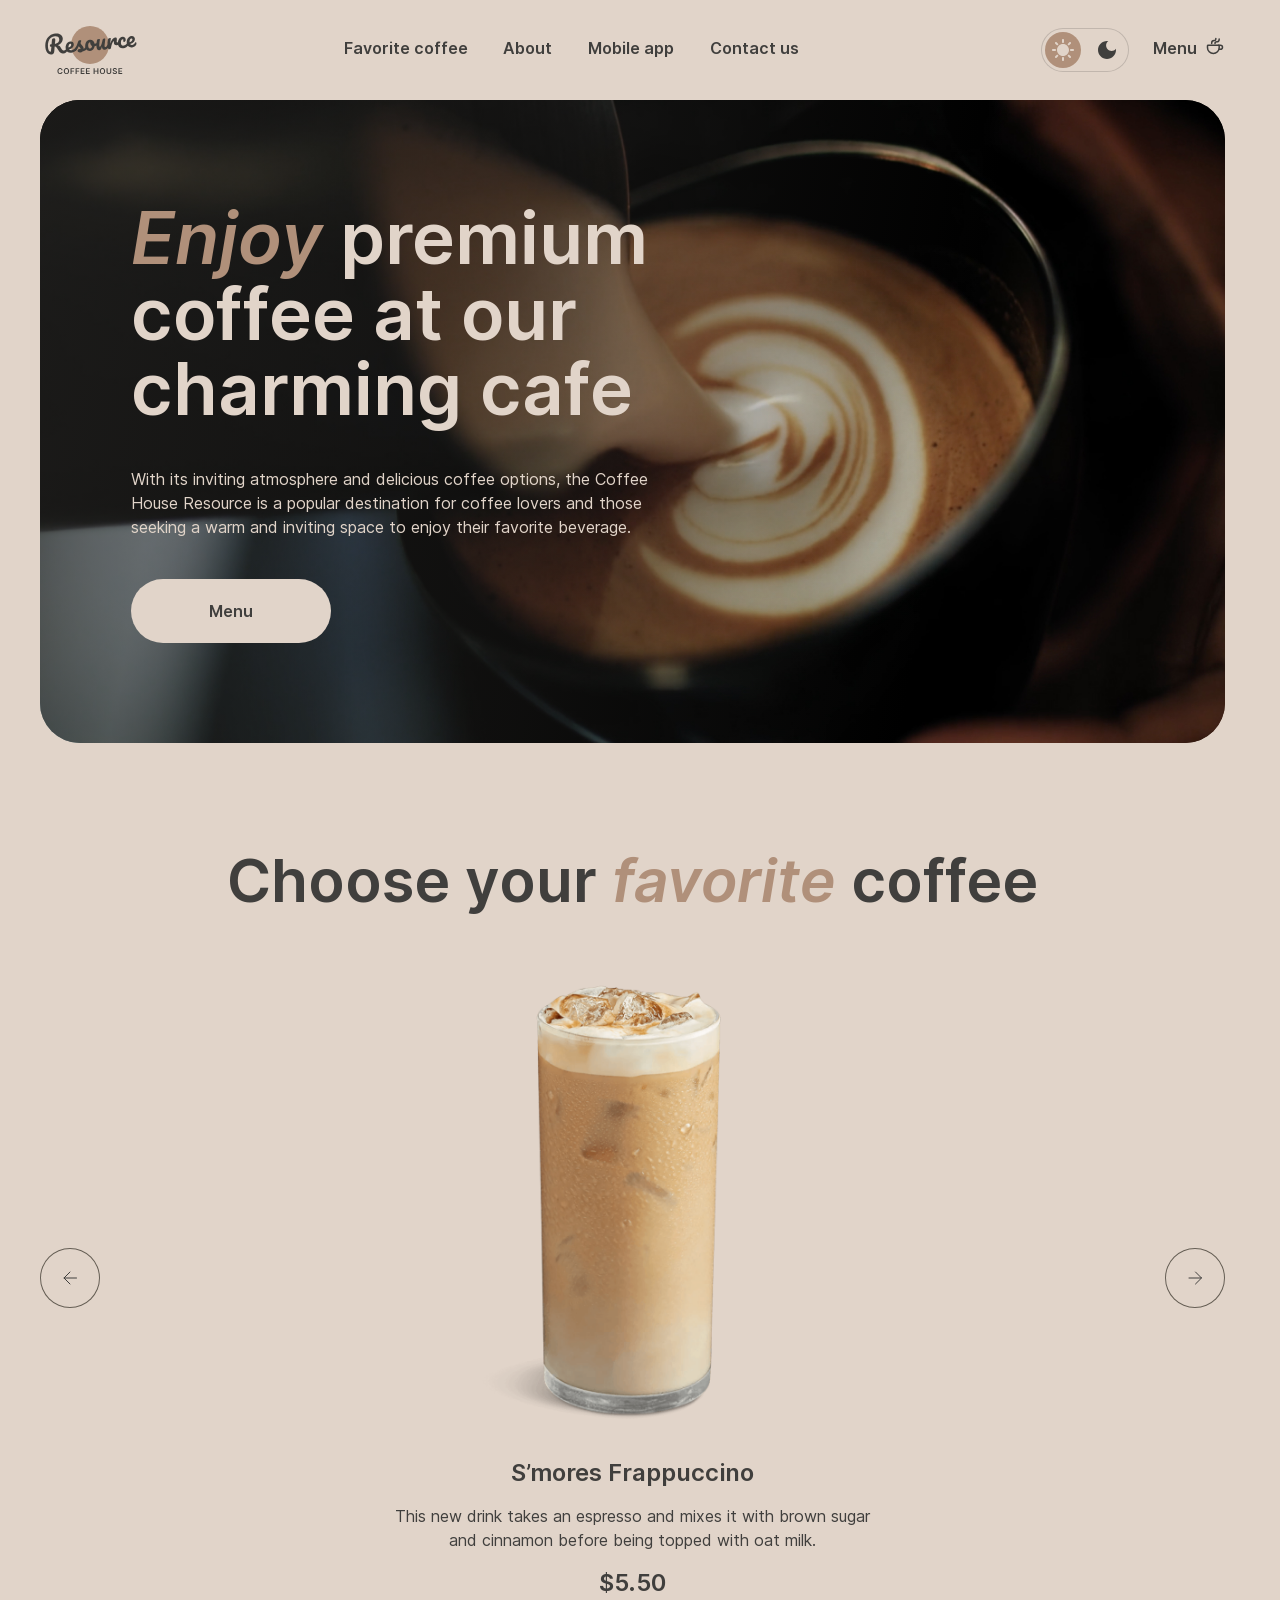
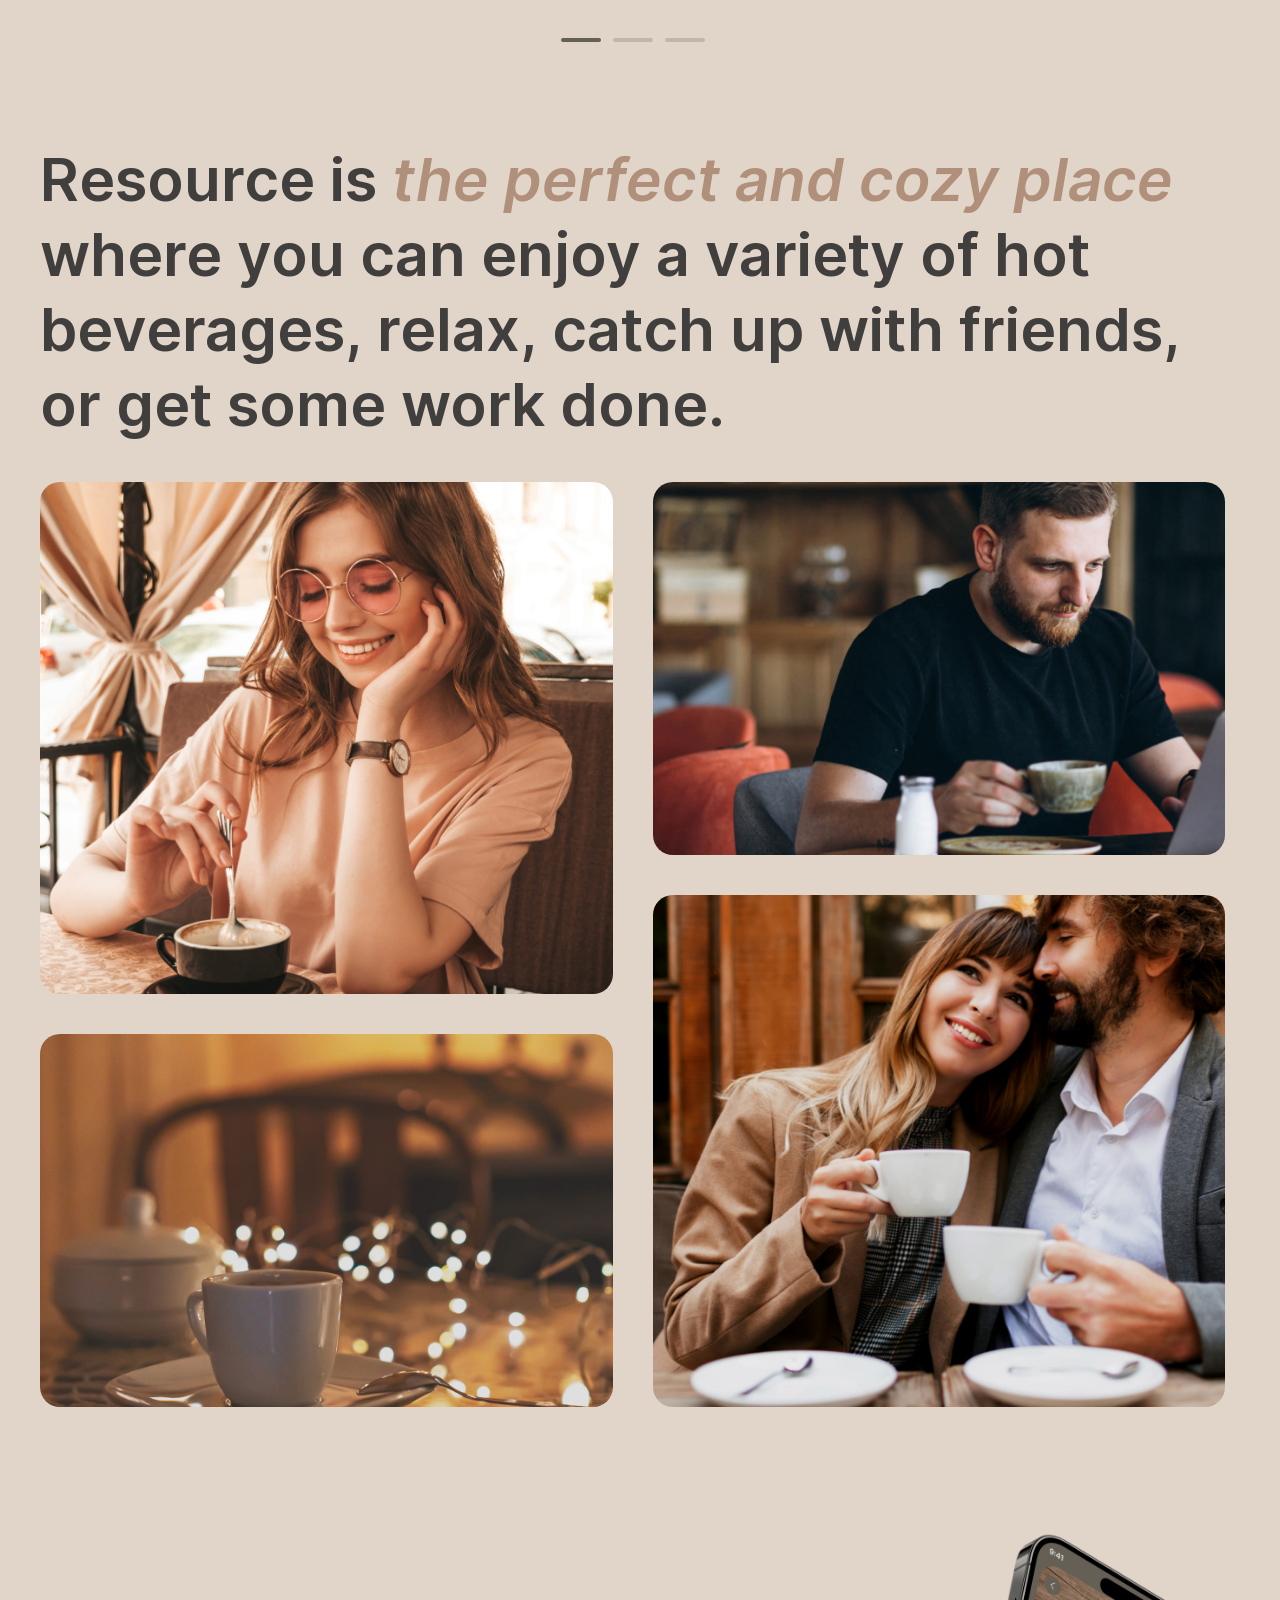
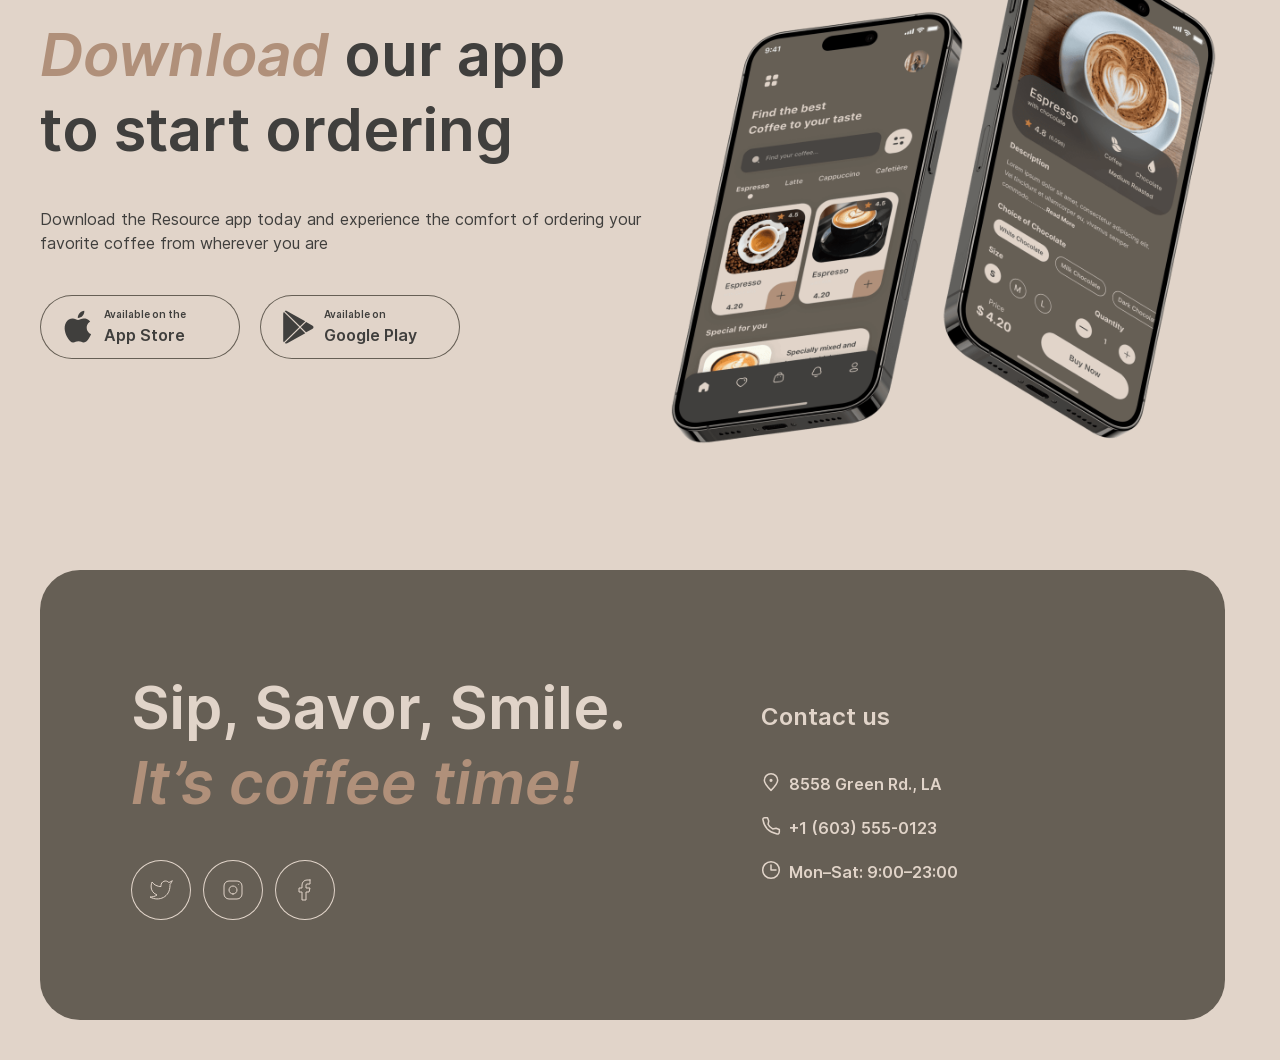
<file: index.html>
<!DOCTYPE html>
<html lang="en">

<head>
  <meta charset="UTF-8">
  <meta name="viewport" content="width=device-width, initial-scale=1.0">
  <title>Coffee House</title>
  <link rel="icon" type="image/svg+xml" href="favicon.svg">
  <link rel="preload" href="assets/fonts/Inter-Regular.woff2" as="font" type="font/woff2" crossorigin>
  <link rel="preload" href="assets/fonts/Inter-SemiBold.woff2" as="font" type="font/woff2" crossorigin>
  <link rel="stylesheet" href="css/main.css">
  <script>
    (function () {
      const saved = localStorage.getItem('theme');
      const systemDark = window.matchMedia && window.matchMedia('(prefers-color-scheme: dark)').matches;
      const theme = saved === 'dark' || saved === 'light'
        ? saved
        : (systemDark ? 'dark' : 'light');
      document.documentElement.dataset.theme = theme;
    })();
  </script>
</head>

<body>
  <div class="page">

    <header class="header">
      <div class="container header__inner">
        <a class="logo header__logo" href="index.html" aria-label="Resource Coffee House — home page">
          <img class="logo__image logo__image--light" src="assets/images/logo.svg" alt="" width="100" height="60">
          <img class="logo__image logo__image--dark" src="assets/images/logo-dark.svg" alt="" width="100" height="60">
        </a>

        <nav class="header__nav" id="site-nav" data-nav>
          <ul class="header__list">
            <li class="header__item">
              <a class="header__link" href="#favorite-coffee">Favorite coffee</a>
            </li>
            <li class="header__item">
              <a class="header__link" href="#about">About</a>
            </li>
            <li class="header__item">
              <a class="header__link" href="#mobile-app">Mobile app</a>
            </li>
            <li class="header__item">
              <a class="header__link" href="#contacts">Contact us</a>
            </li>
            <li class="header__item header__item--tablet-only">
              <a class="header__link" href="catalog.html">Menu
                <span class="icon icon--coffeecup2" aria-hidden="true"></span></a>
            </li>
          </ul>
        </nav>

        <div class="header__controls">

          <button type="button" class="theme-switch" aria-label="Switch theme" data-theme-button>
            <span class="theme-switch__icon theme-switch__icon--light">
              <span class="icon icon--sun" aria-hidden="true"></span>
            </span>
            <span class="theme-switch__icon theme-switch__icon--dark">
              <span class="icon icon--moon" aria-hidden="true"></span>
            </span>
          </button>

          <a class="header__menu-link" href="catalog.html">
            Menu
            <span class="icon icon--coffeecup" aria-hidden="true"></span>
          </a>

          <button type="button" class="burger" data-burger aria-expanded="false" aria-controls="site-nav"
            aria-label="Open menu">
            <span class="burger__line burger__line--top" aria-hidden="true"></span>
            <span class="burger__line burger__line--bottom" aria-hidden="true"></span>
          </button>
        </div>
      </div>
    </header>

    <main class="page__main">
      <section class="hero" aria-labelledby="hero-title">
        <div class="container">
          <div class="hero__banner">
            <video class="hero__video" src="assets/videos/hero.mp4" autoplay muted loop playsinline aria-hidden="true"
              tabindex="-1" poster="assets/images/hero.jpg"></video>
            <div class="hero__overlay" aria-hidden="true"></div>
            <div class="hero__content">
              <h1 id="hero-title" class="title title--hero">
                <em class="title__accent">Enjoy</em> premium coffee at our charming cafe
              </h1>
              <p>
                With its inviting atmosphere and delicious coffee options, the Coffee House Resource is a popular
                destination for coffee lovers and those seeking a warm and inviting space to enjoy their favorite
                beverage.
              </p>
              <a class="button" href="catalog.html">
                Menu
                <span class="icon icon--coffeecup" aria-hidden="true"></span>
              </a>
            </div>
          </div>
        </div>
      </section>

      <section class="favorite" id="favorite-coffee" aria-labelledby="favorite-title">
        <div class="container favorite__container">
          <h2 id="favorite-title" class="title title--center">
            Choose your <em class="title__accent">favorite</em> coffee
          </h2>

          <div class="slider" data-slider>
            <button type="button" class="round-button slider__arrow slider__arrow--prev" aria-label="Previous slide"
              data-slider-prev>
              <span class="icon icon--arrowleft" aria-hidden="true"></span>
            </button>

            <div class="slider__viewport" data-slider-viewport>
              <ul class="slider__track" data-slider-track>
                <li class="slider__slide">
                  <article class="slide">
                    <img class="slide__image" src="assets/images/slider-1.png" alt="S’mores Frappuccino" width="480"
                      height="480">
                    <div class="slide__body">
                      <h3 class="slide__title">S’mores Frappuccino</h3>
                      <p class="slide__description">
                        This new drink takes an espresso and mixes it with brown sugar and cinnamon before being
                        topped with oat milk.
                      </p>
                      <span class="slide__price">$5.50</span>
                    </div>
                  </article>
                </li>
                <li class="slider__slide">
                  <article class="slide">
                    <img class="slide__image" src="assets/images/slider-2.png" alt="Caramel Macchiato" width="480"
                      height="480">
                    <div class="slide__body">
                      <h3 class="slide__title">Caramel Macchiato</h3>
                      <p class="slide__description">
                        Fragrant and unique classic espresso with rich caramel-peanut syrup, with cream under
                        whipped thick foam.
                      </p>
                      <span class="slide__price">$5.00</span>
                    </div>
                  </article>
                </li>
                <li class="slider__slide">
                  <article class="slide">
                    <img class="slide__image" src="assets/images/slider-3.png" alt="Ice coffee" width="480"
                      height="480">
                    <div class="slide__body">
                      <h3 class="slide__title">Ice coffee</h3>
                      <p class="slide__description">
                        A popular summer drink that tones and invigorates. Prepared from coffee, milk and ice.
                      </p>
                      <span class="slide__price">$4.50</span>
                    </div>
                  </article>
                </li>
              </ul>
            </div>

            <button type="button" class="round-button slider__arrow slider__arrow--next" aria-label="Next slide"
              data-slider-next>
              <span class="icon icon--arrowright" aria-hidden="true"></span>
            </button>

            <div class="slider__dots" role="group" aria-label="Slides">
              <button type="button" class="slider__dot slider__dot--active" aria-label="Slide 1" aria-current="true"
                data-slider-dot></button>
              <button type="button" class="slider__dot" aria-label="Slide 2" data-slider-dot></button>
              <button type="button" class="slider__dot" aria-label="Slide 3" data-slider-dot></button>
            </div>
          </div>
        </div>
      </section>

      <section class="about" id="about" aria-labelledby="about-title">
        <div class="container about__container">
          <h2 id="about-title" class="title">
            Resource is <em class="title__accent">the perfect and cozy place</em> where you can enjoy a variety of
            hot beverages, relax, catch up with friends, or get some work done.
          </h2>

          <div class="about__gallery">
            <div class="about__column">
              <figure class="about__figure about__figure--tall">
                <img class="about__image" src="assets/images/about/about-1.jpg" alt="Guest at Resource Coffee House">
              </figure>
              <figure class="about__figure about__figure--short">
                <img class="about__image" src="assets/images/about/about-2.jpg" alt="Coffee on the bar">
              </figure>
            </div>
            <div class="about__column">
              <figure class="about__figure about__figure--short">
                <img class="about__image" src="assets/images/about/about-3.jpg" alt="Barista at work">
              </figure>
              <figure class="about__figure about__figure--tall">
                <img class="about__image" src="assets/images/about/about-4.jpg" alt="Interior of the cafe">
              </figure>
            </div>
          </div>
        </div>
      </section>

      <section class="app" id="mobile-app" aria-labelledby="app-title">
        <div class="container app__inner">
          <div class="app__content">
            <h2 id="app-title" class="title">
              <em class="title__accent">Download</em> our app<br>to start ordering
            </h2>
            <p>
              Download the Resource app today and experience the comfort of ordering your favorite coffee from
              wherever you are
            </p>
            <div class="app__stores">
              <a class="store-button" href="https://apps.apple.com/" target="_blank" rel="noopener noreferrer">
                <span class="icon icon--apple" aria-hidden="true"></span>
                <span class="store-button__text">
                  <span class="store-button__hint">Available on the</span>
                  <span class="store-button__name">App Store</span>
                </span>
              </a>
              <a class="store-button" href="https://play.google.com/" target="_blank" rel="noopener noreferrer">
                <span class="icon icon--google-play" aria-hidden="true"></span>
                <span class="store-button__text">
                  <span class="store-button__hint">Available on</span>
                  <span class="store-button__name">Google Play</span>
                </span>
              </a>
            </div>
          </div>
          <img class="app__image" src="assets/images/mobile-screens.png" alt="Resource app screens">
        </div>
      </section>
    </main>

    <footer class="footer" id="contacts">
      <div class="container">
        <div class="footer__panel">
          <div class="footer__column">
            <h2 class="title title--light">
              Sip, Savor, Smile.<br><em class="title__accent">It’s coffee time!</em>
            </h2>
            <div class="socials">
              <a class="socials__link" href="https://x.com/" aria-label="Twitter" target="_blank"
                rel="noopener noreferrer">
                <span class="icon icon--twitter" aria-hidden="true"></span>
              </a>
              <a class="socials__link" href="https://www.instagram.com/" aria-label="Instagram" target="_blank"
                rel="noopener noreferrer">
                <span class="icon icon--instagram" aria-hidden="true"></span>
              </a>
              <a class="socials__link" href="https://www.facebook.com/" aria-label="Facebook" target="_blank"
                rel="noopener noreferrer">
                <span class="icon icon--facebook" aria-hidden="true"></span>
              </a>
            </div>
          </div>

          <div class="footer__column">
            <h2 class="footer__subtitle">Contact us</h2>
            <address class="footer__list">
              <a class="footer__link" href="https://maps.google.com/?q=8558+Green+Rd.,+LA" target="_blank"
                rel="noopener noreferrer">
                <span class="icon icon--pinalt" aria-hidden="true"></span>8558 Green Rd., LA
              </a>
              <a class="footer__link" href="tel:+16035550123">
                <span class="icon icon--phone" aria-hidden="true"></span>+1 (603) 555-0123
              </a>
              <p class="footer__item">
                <span class="icon icon--clock" aria-hidden="true"></span>Mon–Sat: 9:00–23:00
              </p>
            </address>
          </div>
        </div>
      </div>
    </footer>
  </div>

  <script type="module" src="js/main.js"></script>
</body>

</html>
</file>
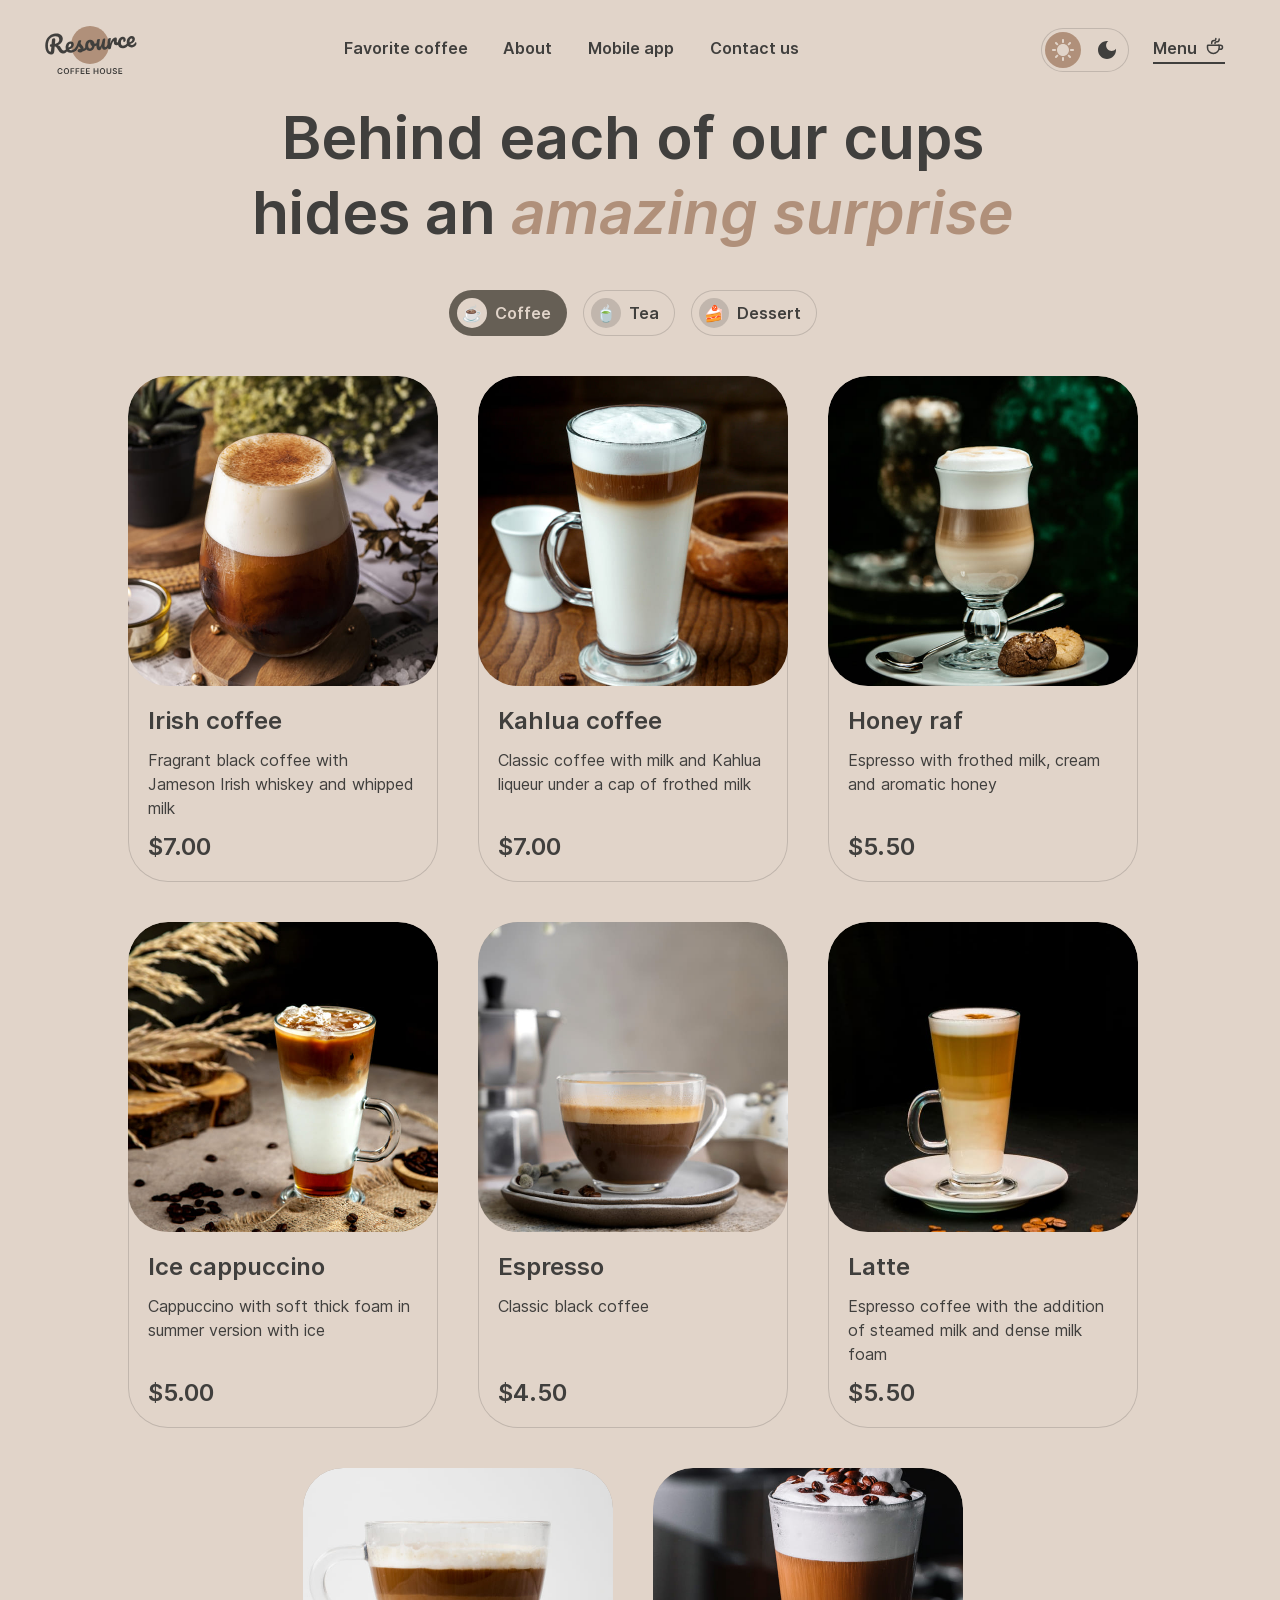
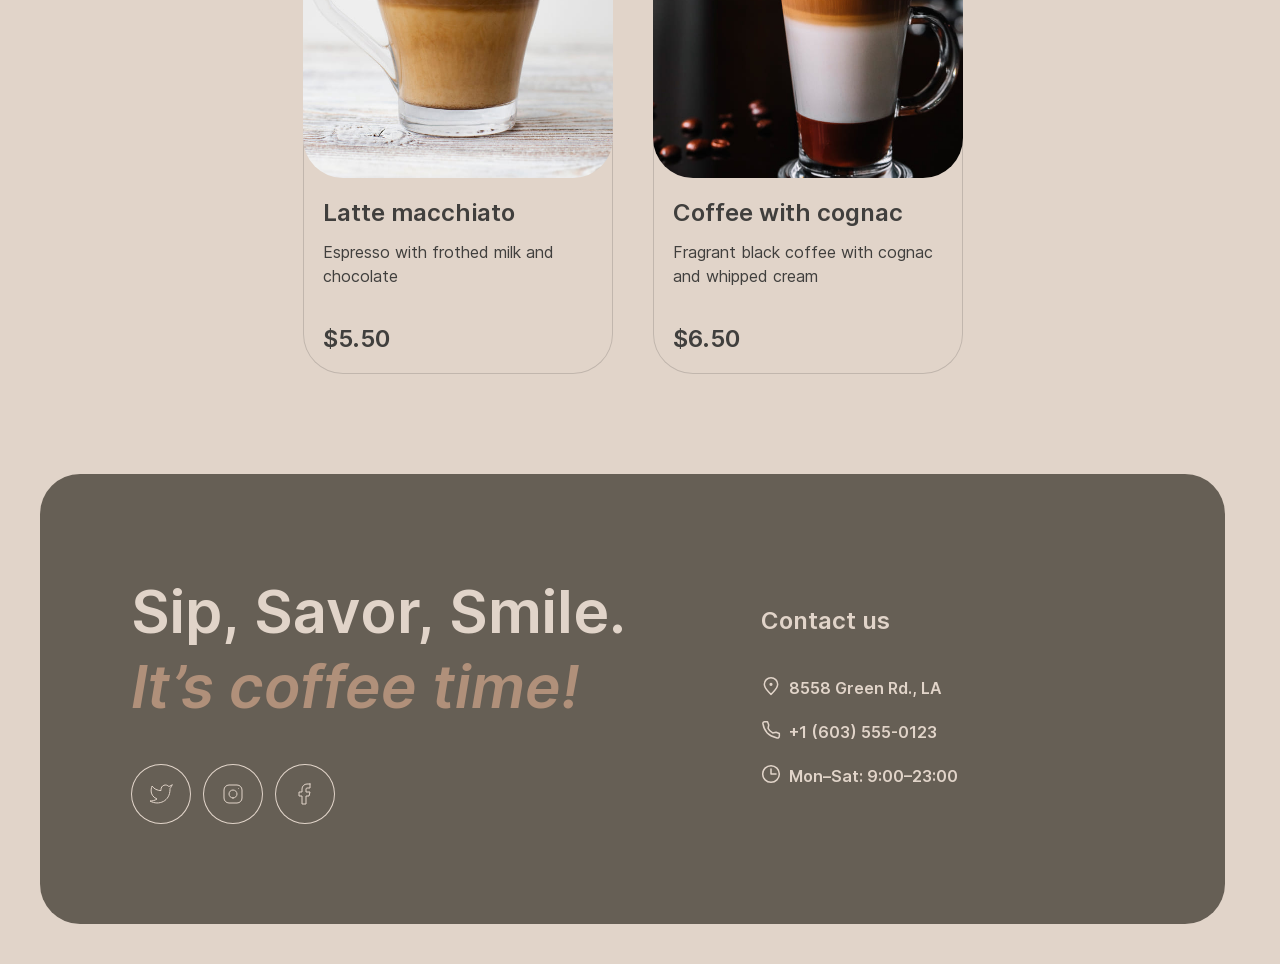
<file: catalog.html>
<!DOCTYPE html>
<html lang="en">

<head>
  <meta charset="UTF-8">
  <meta name="viewport" content="width=device-width, initial-scale=1.0">
  <title>Coffee House — Menu</title>
  <link rel="icon" type="image/svg+xml" href="favicon.svg">
  <link rel="preload" href="assets/fonts/Inter-Regular.woff2" as="font" type="font/woff2" crossorigin>
  <link rel="preload" href="assets/fonts/Inter-SemiBold.woff2" as="font" type="font/woff2" crossorigin>
  <link rel="stylesheet" href="css/main.css">
  <script>
    (function () {
      const saved = localStorage.getItem('theme');
      const systemDark = window.matchMedia && window.matchMedia('(prefers-color-scheme: dark)').matches;
      const theme = saved === 'dark' || saved === 'light'
        ? saved
        : (systemDark ? 'dark' : 'light');
      document.documentElement.dataset.theme = theme;
    })();
  </script>
</head>

<body>
  <div class="page">

    <header class="header">
      <div class="container header__inner">
        <a class="logo header__logo" href="index.html" aria-label="Resource Coffee House — home page">
          <img class="logo__image logo__image--light" src="assets/images/logo.svg" alt="" width="100" height="60">
          <img class="logo__image logo__image--dark" src="assets/images/logo-dark.svg" alt="" width="100" height="60">
        </a>

        <nav class="header__nav" id="site-nav" data-nav>
          <ul class="header__list">
            <li class="header__item">
              <a class="header__link" href="index.html#favorite-coffee">Favorite coffee</a>
            </li>
            <li class="header__item">
              <a class="header__link" href="index.html#about">About</a>
            </li>
            <li class="header__item">
              <a class="header__link" href="index.html#mobile-app">Mobile app</a>
            </li>
            <li class="header__item">
              <a class="header__link" href="#contacts">Contact us</a>
            </li>
            <li class="header__item header__item--tablet-only">
              <a class="header__link" href="catalog.html">Menu
                <span class="icon icon--coffeecup2" aria-hidden="true"></span></a>
            </li>
          </ul>
        </nav>

        <div class="header__controls">

          <button type="button" class="theme-switch" aria-label="Switch theme" data-theme-button>
            <span class="theme-switch__icon theme-switch__icon--light">
              <span class="icon icon--sun" aria-hidden="true"></span>
            </span>
            <span class="theme-switch__icon theme-switch__icon--dark">
              <span class="icon icon--moon" aria-hidden="true"></span>
            </span>
          </button>

          <a class="header__menu-link header__menu-link--current" href="catalog.html">
            Menu
            <span class="icon icon--coffeecup" aria-hidden="true"></span>
          </a>

          <button type="button" class="burger" data-burger aria-expanded="false" aria-controls="site-nav"
            aria-label="Open menu">
            <span class="burger__line burger__line--top" aria-hidden="true"></span>
            <span class="burger__line burger__line--bottom" aria-hidden="true"></span>
          </button>
        </div>
      </div>
    </header>

    <main class="page__main">
      <section class="catalog" id="menu" aria-labelledby="catalog-title">
        <div class="container catalog__container">
          <div class="catalog__head">
            <h1 id="catalog-title" class="title title--center catalog__title">
              Behind each of our cups hides an <em class="title__accent">amazing surprise</em>
            </h1>

            <div class="catalog__tabs" role="group" aria-label="Menu categories">
              <button type="button" class="pill catalog__tab pill--active" aria-pressed="true" data-catalog-tab
                data-category="coffee">
                <span class="pill__mark" aria-hidden="true">☕</span>Coffee
              </button>

              <button type="button" class="pill catalog__tab" aria-pressed="false" data-catalog-tab data-category="tea">
                <span class="pill__mark" aria-hidden="true">🍵</span>Tea
              </button>

              <button type="button" class="pill catalog__tab" aria-pressed="false" data-catalog-tab
                data-category="dessert">
                <span class="pill__mark" aria-hidden="true">🍰</span>Dessert
              </button>
            </div>
          </div>

          <ul class="catalog__list" data-catalog-list></ul>
          <p class="catalog__empty" role="status" hidden data-catalog-empty>No items in this category yet.</p>
          <button type="button" class="round-button catalog__more" aria-label="Show more items" hidden
            data-catalog-more>
            <span class="icon icon--refresh" aria-hidden="true"></span>
          </button>
        </div>
      </section>
    </main>

    <footer class="footer" id="contacts">
      <div class="container">
        <div class="footer__panel">
          <div class="footer__column">
            <h2 class="title title--light">
              Sip, Savor, Smile.<br><em class="title__accent">It’s coffee time!</em>
            </h2>
            <div class="socials">
              <a class="socials__link" href="https://x.com/" aria-label="Twitter" target="_blank"
                rel="noopener noreferrer">
                <span class="icon icon--twitter" aria-hidden="true"></span>
              </a>
              <a class="socials__link" href="https://www.instagram.com/" aria-label="Instagram" target="_blank"
                rel="noopener noreferrer">
                <span class="icon icon--instagram" aria-hidden="true"></span>
              </a>
              <a class="socials__link" href="https://www.facebook.com/" aria-label="Facebook" target="_blank"
                rel="noopener noreferrer">
                <span class="icon icon--facebook" aria-hidden="true"></span>
              </a>
            </div>
          </div>

          <div class="footer__column">
            <h2 class="footer__subtitle">Contact us</h2>
            <address class="footer__list">
              <a class="footer__link" href="https://maps.google.com/?q=8558+Green+Rd.,+LA" target="_blank"
                rel="noopener noreferrer">
                <span class="icon icon--pinalt" aria-hidden="true"></span>8558 Green Rd., LA
              </a>
              <a class="footer__link" href="tel:+16035550123">
                <span class="icon icon--phone" aria-hidden="true"></span>+1 (603) 555-0123
              </a>
              <p class="footer__item">
                <span class="icon icon--clock" aria-hidden="true"></span>Mon–Sat: 9:00–23:00
              </p>
            </address>
          </div>
        </div>
      </div>
    </footer>
  </div>

  <script type="module" src="js/main.js"></script>
</body>

</html>
</file>
<file: css/main.css>
*,
*::before,
*::after {
  box-sizing: border-box;
}

* {
  margin: 0;
}

img,
svg {
  display: block;
  max-width: 100%;
}

img {
  height: auto;
}

ul {
  padding: 0;
  list-style: none;
}

button {
  padding: 0;
  border: 0;
  background: none;
  color: inherit;
  font: inherit;
  cursor: pointer;
}

fieldset {
  min-width: 0;
  padding: 0;
  border: 0;
}

address {
  font-style: normal;
}

[hidden] {
  display: none !important;
}

:root {
  --header-height: 90px;
  --bg: #e1d4c9;
  --ink: #403f3d;
  --ink-inverse: #e1d4c9;
  --line: #c1b6ad;
  --panel-ink: #e1d4c9;
  --accent: #b0907a;
  --slider-line: #665f55;
  --panel: #665f55;
  --pill-active-bg: #665f55;
  --pill-active-ink: #e1d4c9;
  --pill-mark-active-bg: #e1d4c9;
  --pill-mark-active-ink: #403f3d;
  --overlay: rgba(64, 63, 61, 0.8);
  color-scheme: light;
}

[data-theme=dark] {
  --bg: #292826;
  --ink: #e1d4c9;
  --ink-inverse: #403f3d;
  --line: #665f55;
  --slider-line: #c1b6ad;
  --panel: #403f3d;
  --pill-active-bg: #403f3d;
  --pill-mark-active-bg: #292826;
  --pill-mark-active-ink: #e1d4c9;
  --overlay: rgba(0, 0, 0, 0.7);
  color-scheme: dark;
}

html {
  scroll-behavior: smooth;
  scroll-padding-top: calc(var(--header-height) + 20px);
  scrollbar-gutter: stable;
}
html.is-scroll-locked {
  overflow: hidden;
}

body {
  font-family: Inter, sans-serif;
  font-size: 16px;
  line-height: 1.5;
  color: var(--ink);
  background: var(--bg);
  -webkit-font-smoothing: antialiased;
}

:focus-visible {
  outline: 2px solid var(--accent);
  outline-offset: 3px;
}

a {
  color: inherit;
  text-decoration: none;
}

@media (prefers-reduced-motion: reduce) {
  html {
    scroll-behavior: auto;
  }
  *,
  *::before,
  *::after {
    transition-duration: 0.01ms !important;
    animation-duration: 0.01ms !important;
  }
}
@font-face {
  font-family: "Inter";
  font-style: normal;
  font-weight: 400;
  font-display: swap;
  src: url("../assets/fonts/Inter-Regular.woff2") format("woff2");
}
@font-face {
  font-family: "Inter";
  font-style: normal;
  font-weight: 600;
  font-display: swap;
  src: url("../assets/fonts/Inter-SemiBold.woff2") format("woff2");
}
@font-face {
  font-family: "Inter";
  font-style: italic;
  font-weight: 400;
  font-display: swap;
  src: url("../assets/fonts/Inter-Italic.woff2") format("woff2");
}
@font-face {
  font-family: "Inter";
  font-style: italic;
  font-weight: 600;
  font-display: swap;
  src: url("../assets/fonts/Inter-SemiBoldItalic.woff2") format("woff2");
}
.page {
  display: flex;
  flex-direction: column;
  min-height: 100vh;
}
.page__main {
  display: flex;
  flex: 1 0 auto;
  flex-direction: column;
  gap: 100px;
  padding-block: 10px 100px;
}

.container {
  width: 100%;
  max-width: 1440px;
  margin-inline: auto;
  padding-inline: 40px;
}
@media (max-width: 540px) {
  .container {
    padding-inline: 16px;
  }
}

.header {
  position: sticky;
  top: 0;
  z-index: 100;
  height: var(--header-height);
  background: var(--bg);
  padding-top: 10px;
}
.header__inner {
  display: flex;
  align-items: center;
  justify-content: space-between;
  height: 100%;
}
.header__logo {
  flex-shrink: 0;
}
.header__nav {
  display: flex;
  flex: 1 1 auto;
  justify-content: center;
  margin-right: clamp(1.5em, 3vw, 44px);
}
.header__list {
  display: flex;
  align-items: center;
  gap: clamp(1em, 2.8vw, 40px);
}
.header__link {
  display: flex;
  align-items: flex-start;
  gap: 16px;
  font-weight: 600;
  white-space: nowrap;
}
@media (min-width: 769px) {
  .header__link {
    padding-bottom: 2px;
    border-bottom: 2px solid transparent;
    transition: border-color 200ms ease;
  }
}
@media (min-width: 769px) and (hover: hover) {
  .header__link:hover {
    border-bottom-color: var(--ink);
  }
}
.header__item--tablet-only {
  display: none;
}
.header__controls {
  display: flex;
  align-items: center;
  gap: 24px;
  flex-shrink: 0;
}
.header__menu-link {
  display: flex;
  align-items: flex-start;
  gap: 8px;
  font-weight: 600;
  white-space: nowrap;
  padding-bottom: 2px;
  border-bottom: 2px solid var(--bg);
  transition: border-color 200ms ease;
}
@media (hover: hover) {
  .header__menu-link:hover {
    border-bottom-color: var(--ink);
  }
}
.header__menu-link--current {
  border-bottom: 2px solid var(--ink);
  pointer-events: none;
  cursor: default;
}
@media (max-width: 768px) {
  .header__menu-link {
    display: none;
  }
  .header__item--tablet-only {
    margin-top: 40px;
    display: block;
  }
  .header__nav {
    position: fixed;
    inset: var(--header-height) 0 0;
    z-index: 90;
    overflow-y: auto;
    margin-right: 0;
    background: var(--bg);
    opacity: 0;
    visibility: hidden;
    transform: translateY(-12px);
  }
  .header__nav--animated {
    transition: opacity 300ms, transform 300ms, visibility 0s linear 300ms;
  }
  .header__nav--open {
    opacity: 1;
    visibility: visible;
    transform: none;
    transition-delay: 0s;
  }
  .header__list {
    flex-direction: column;
    justify-content: center;
    gap: 60px;
    min-height: 100%;
    padding: 70px 16px 60px;
  }
  .header__link {
    font-size: 32px;
    line-height: 1.25;
  }
}
@media (max-width: 540px) {
  .header__list {
    justify-content: flex-start;
  }
  .header__controls {
    gap: 12px;
  }
}

.footer {
  padding-bottom: 40px;
}
.footer__panel {
  display: flex;
  align-items: center;
  justify-content: flex-start;
  flex-wrap: wrap;
  gap: 100px;
  padding: 100px clamp(60px, 6vw + 14px, 100px);
  border-radius: 40px;
  background: var(--panel);
  color: var(--panel-ink);
}
.footer__column {
  display: flex;
  flex-direction: column;
  align-items: flex-start;
  gap: 40px;
  min-width: 0;
}
.footer__column:first-child {
  width: min(530px, 100%);
}
.footer__subtitle {
  font-size: 24px;
  font-weight: 600;
  line-height: 1.25;
}
.footer__list {
  display: flex;
  flex-direction: column;
  align-items: flex-start;
  gap: 16px;
}
.footer__item, .footer__link {
  display: flex;
  align-items: flex-start;
  gap: 8px;
  font-weight: 600;
  padding-bottom: 2px;
  border-bottom: 2px solid var(--panel);
}
@media (hover: hover) {
  .footer__link:hover {
    border-bottom: 2px solid var(--panel-ink);
  }
}
@media (max-width: 768px) {
  .footer__panel {
    flex-direction: column;
    align-items: stretch;
  }
  .footer__column {
    flex-basis: auto;
  }
}
@media (max-width: 540px) {
  .footer__panel {
    gap: 40px;
    padding: 60px clamp(16px, 4vw, 24px);
  }
}

.icon {
  display: inline-block;
  flex-shrink: 0;
  background: currentColor;
  -webkit-mask: var(--icon) center/contain no-repeat;
  mask: var(--icon) center/contain no-repeat;
}
.icon--sun {
  --icon: url("../assets/icons/sun.svg");
  width: 22px;
  height: 22px;
}
.icon--moon {
  --icon: url("../assets/icons/moon.svg");
  width: 18px;
  height: 18px;
}
.icon--coffeecup {
  --icon: url("../assets/icons/coffeecup.svg");
  width: 20px;
  height: 20px;
}
.icon--coffeecup2 {
  --icon: url("../assets/icons/coffeecup2.svg");
  width: 40px;
  height: 40px;
}
.icon--arrowleft {
  --icon: url("../assets/icons/arrowleft.svg");
  width: 24px;
  height: 24px;
}
.icon--arrowright {
  --icon: url("../assets/icons/arrowright.svg");
  width: 24px;
  height: 24px;
}
.icon--apple {
  --icon: url("../assets/icons/apple.svg");
  width: 36px;
  height: 36px;
}
.icon--google-play {
  --icon: url("../assets/icons/google-play.svg");
  width: 36px;
  height: 36px;
}
.icon--twitter {
  --icon: url("../assets/icons/twitter.svg");
  width: 24px;
  height: 24px;
}
.icon--facebook {
  --icon: url("../assets/icons/facebook.svg");
  width: 24px;
  height: 24px;
}
.icon--instagram {
  --icon: url("../assets/icons/instagram.svg");
  width: 24px;
  height: 24px;
}
.icon--clock {
  --icon: url("../assets/icons/clock.svg");
  width: 20px;
  height: 20px;
}
.icon--phone {
  --icon: url("../assets/icons/phone.svg");
  width: 20px;
  height: 20px;
}
.icon--pinalt {
  --icon: url("../assets/icons/pinalt.svg");
  width: 20px;
  height: 20px;
}
.icon--refresh {
  --icon: url("../assets/icons/refresh.svg");
  width: 24px;
  height: 24px;
}
.icon--info {
  --icon: url("../assets/icons/info.svg");
  width: 16px;
  height: 16px;
}

.logo {
  display: block;
  width: 100px;
  height: 60px;
}
.logo__image {
  width: 100%;
  height: 100%;
  -o-object-fit: contain;
     object-fit: contain;
}
.logo__image--dark {
  display: none;
}

[data-theme=dark] .logo__image--light {
  display: none;
}
[data-theme=dark] .logo__image--dark {
  display: block;
}

.theme-switch {
  display: flex;
  gap: 8px;
  padding: 4px;
  border-radius: 100px;
  box-shadow: inset 0 0 0 1px var(--line);
}
.theme-switch__icon {
  display: flex;
  align-items: center;
  justify-content: center;
  width: 36px;
  height: 36px;
  border-radius: 100px;
  color: var(--ink);
  transition: background-color 200ms ease, color 200ms ease;
}
[data-theme-button=light] .theme-switch__icon--light {
  background: var(--accent);
  color: var(--panel-ink);
}
[data-theme-button=dark] .theme-switch__icon--dark {
  background: var(--accent);
  color: var(--panel-ink);
}
@media (max-width: 768px) {
  .theme-switch__icon {
    width: 44px;
    height: 44px;
  }
}
@media (hover: hover) {
  .theme-switch:hover .theme-switch__icon {
    color: #e1d4c9;
  }
  .theme-switch:hover .theme-switch__icon--light {
    background: #665f55;
  }
  .theme-switch:hover .theme-switch__icon--dark {
    background: #b0907a;
  }
}

.burger {
  position: relative;
  display: none;
  flex-shrink: 0;
  width: 44px;
  height: 44px;
  border-radius: 50%;
  box-shadow: inset 0 0 0 1px var(--ink);
  color: var(--ink);
  transition: background-color 200ms ease;
}
@media (hover: hover) {
  .burger:hover {
    background: var(--line);
  }
}
@media (max-width: 768px) {
  .burger {
    display: block;
  }
}
.burger__line {
  position: absolute;
  top: 50%;
  left: 50%;
  width: 16px;
  height: 1.5px;
  margin: -0.75px 0 0 -8px;
  border-radius: 1px;
  background: currentColor;
  transition: transform 300ms ease;
}
.burger__line--top {
  transform: translateY(-3.5px);
}
.burger__line--bottom {
  transform: translateY(3.5px);
}
.burger--open .burger__line--top {
  transform: rotate(45deg);
}
.burger--open .burger__line--bottom {
  transform: rotate(-45deg);
}

.hero__banner {
  position: relative;
  display: flex;
  flex-direction: column;
  justify-content: center;
  align-items: flex-start;
  padding: 100px clamp(60px, 6vw + 14px, 100px);
  overflow: hidden;
  border-radius: 40px;
  background: url("../assets/images/hero.jpg") center/cover no-repeat;
  color: var(--panel-ink);
}
@media (max-width: 540px) {
  .hero__banner {
    padding: 60px clamp(16px, 4vw, 24px);
  }
}
.hero__video {
  position: absolute;
  inset: 0;
  z-index: 0;
  width: 100%;
  height: 100%;
  -o-object-fit: cover;
     object-fit: cover;
}
@media (prefers-reduced-motion: reduce) {
  .hero__video {
    display: none;
  }
}
.hero__overlay {
  position: absolute;
  inset: 0;
  z-index: 1;
  background: linear-gradient(100deg, rgba(41, 40, 38, 0.65) 0%, rgba(41, 40, 38, 0.35) 45%, rgba(41, 40, 38, 0) 75%);
}
.hero__content {
  position: relative;
  z-index: 2;
  display: flex;
  flex-direction: column;
  align-items: flex-start;
  gap: 40px;
  max-width: 530px;
}

.title {
  font-size: clamp(32px, 7.8vw, 60px);
  font-weight: 600;
  line-height: 1.25;
}
.title--hero {
  font-size: 72px;
  line-height: 1.05;
}
@media (max-width: 768px) {
  .title--hero {
    font-size: clamp(42px, 11vw, 72px);
  }
}
@media (max-width: 540px) {
  .title--hero {
    line-height: 1.15;
  }
}
.title--light {
  color: var(--panel-ink);
}
.title--center {
  text-align: center;
}
.title__accent {
  font-style: italic;
  color: var(--accent);
}

.button {
  display: inline-flex;
  align-items: center;
  justify-content: center;
  gap: 8px;
  width: 200px;
  height: 64px;
  border-radius: 100px;
  background: var(--bg);
  color: var(--ink);
  font-weight: 600;
  line-height: 1.25;
}
.button .icon {
  width: 0;
  margin-left: -8px;
  opacity: 0;
  transition: width 200ms ease, margin-left 200ms ease, opacity 200ms ease;
}
@media (hover: hover) {
  .button:hover .icon {
    width: 20px;
    margin-left: 0;
    opacity: 1;
  }
}
@media (max-width: 768px) {
  .button .icon {
    width: 20px;
    margin-left: 0;
    opacity: 1;
  }
}

.round-button {
  display: flex;
  flex-shrink: 0;
  align-items: center;
  justify-content: center;
  width: 60px;
  height: 60px;
  border-radius: 50%;
  box-shadow: inset 0 0 0 1px var(--slider-line);
  color: var(--ink);
  transition: box-shadow 200ms ease, background-color 200ms ease;
}
@media (hover: hover) {
  .round-button:hover {
    color: var(--ink-inverse);
    background: var(--slider-line);
  }
}

.favorite__container {
  display: flex;
  flex-direction: column;
  gap: 40px;
}

.slider {
  display: grid;
  grid-template-columns: 60px minmax(0, 1fr) 60px;
  grid-template-areas: "prev viewport next" ". dots .";
  align-items: center;
  gap: 40px;
}
.slider__arrow--prev {
  grid-area: prev;
}
.slider__arrow--next {
  grid-area: next;
}
.slider__viewport {
  grid-area: viewport;
  width: 100%;
  max-width: 1152px;
  margin-inline: auto;
  overflow: hidden;
  touch-action: pan-y;
  -webkit-user-select: none;
     -moz-user-select: none;
          user-select: none;
}
.slider__track {
  display: flex;
  transition: transform 550ms cubic-bezier(0.4, 0, 0.2, 1);
}
.slider__track--instant {
  transition: none;
}
.slider__slide {
  flex: 0 0 100%;
  min-width: 0;
}
.slider__dots {
  grid-area: dots;
  display: flex;
  justify-content: center;
  gap: 12px;
}
.slider__dot {
  position: relative;
  width: 40px;
  height: 4px;
  border-radius: 100px;
  background: var(--line);
  transition: background-color 250ms ease;
}
.slider__dot::before {
  content: "";
  position: absolute;
  inset: -10px 0;
}
@media (hover: hover) {
  .slider__dot:hover {
    background: var(--slider-line);
  }
}
.slider__dot--active {
  background: var(--slider-line);
}
@media (max-width: 540px) {
  .slider__arrow {
    display: none;
  }
  .slider {
    grid-template-areas: "viewport viewport viewport" ". dots .";
  }
}

.slide {
  display: flex;
  flex-direction: column;
  align-items: center;
  gap: 20px;
  width: min(480px, 100%);
  margin-inline: auto;
}
.slide__image {
  width: 100%;
  aspect-ratio: 1;
  -o-object-fit: contain;
     object-fit: contain;
}
.slide__body {
  display: flex;
  flex-direction: column;
  align-items: center;
  gap: 16px;
  min-height: 140px;
  text-align: center;
}
.slide__title {
  font-size: 24px;
  font-weight: 600;
  line-height: 1.25;
}
.slide__description {
  text-wrap: pretty;
}
.slide__price {
  font-size: 24px;
  font-weight: 600;
  line-height: 1.25;
}

.about__container {
  display: flex;
  flex-direction: column;
  gap: 40px;
}
.about__gallery {
  display: grid;
  grid-template-columns: repeat(2, minmax(0, 1fr));
  align-items: start;
  gap: 40px;
}
.about__column {
  display: flex;
  flex-direction: column;
  gap: 40px;
}
.about__figure {
  overflow: hidden;
  border-radius: 20px;
}
.about__figure--tall {
  aspect-ratio: 660/590;
}
.about__figure--short {
  aspect-ratio: 660/430;
}
@media (hover: hover) {
  .about__figure:hover .about__image {
    transform: none;
  }
}
.about__image {
  width: 100%;
  height: 100%;
  -o-object-fit: cover;
     object-fit: cover;
  transform: scale(1.1);
  transition: transform 500ms ease;
}
@media (max-width: 768px) {
  .about__gallery {
    grid-template-columns: minmax(0, 1fr);
  }
  .about__column {
    display: contents;
  }
  .about__figure--tall {
    aspect-ratio: 688/590;
  }
  .about__figure--short {
    display: none;
  }
}
@media (max-width: 540px) {
  .about__figure--tall {
    aspect-ratio: 348/590;
  }
}

.app__inner {
  display: flex;
  flex-wrap: nowrap;
  align-items: center;
  justify-content: space-between;
  gap: 100px 20px;
}
@media (max-width: 1100px) {
  .app__inner {
    justify-content: center;
    flex-direction: column;
  }
}
@media (max-width: 540px) {
  .app__inner {
    gap: 40px;
  }
}
.app__content {
  width: min(630px, 100%);
  display: flex;
  flex-direction: column;
  align-items: flex-start;
  gap: 40px;
  min-width: 0;
}
.app__stores {
  display: flex;
  flex-wrap: wrap;
  gap: 20px;
}
.app__image {
  flex-shrink: 0;
  width: clamp(348px, 44vw, 630px);
  aspect-ratio: 1;
  -o-object-fit: contain;
     object-fit: contain;
}
@media (max-width: 1100px) {
  .app__content {
    width: 100%;
  }
  .app__image {
    width: min(100%, 630px);
  }
}

.store-button {
  display: flex;
  align-items: center;
  gap: 8px;
  width: 200px;
  height: 64px;
  padding: 12px 20px;
  color: var(--ink);
  border-radius: 100px;
  box-shadow: inset 0 0 0 1px var(--slider-line);
  transition: box-shadow 200ms ease, background-color 200ms ease;
}
@media (hover: hover) {
  .store-button:hover {
    box-shadow: none;
    background: var(--slider-line);
    color: var(--ink-inverse);
  }
}
.store-button__text {
  display: flex;
  flex-direction: column;
  gap: 2px;
}
.store-button__hint {
  font-size: 10px;
  font-weight: 600;
  line-height: 1.4;
}
.store-button__name {
  font-size: 16px;
  font-weight: 600;
  line-height: 1.5;
}

.socials {
  display: flex;
  gap: 12px;
}
.socials__link {
  display: flex;
  align-items: center;
  justify-content: center;
  width: 60px;
  height: 60px;
  border-radius: 50%;
  color: var(--panel-ink);
  box-shadow: inset 0 0 0 1px var(--panel-ink);
  transition: color 200ms ease, background-color 200ms ease;
}
@media (hover: hover) {
  .socials__link:hover {
    box-shadow: none;
    color: var(--ink);
    background: var(--bg);
  }
}

.catalog__container {
  display: flex;
  flex-direction: column;
  gap: 40px;
}
.catalog__head {
  display: flex;
  flex-direction: column;
  align-items: center;
  gap: 40px;
}
.catalog__title {
  max-width: 800px;
}
.catalog__tabs {
  display: flex;
  flex-wrap: wrap;
  justify-content: center;
  gap: 16px;
}
@media (max-width: 540px) {
  .catalog__tabs {
    gap: 8px;
  }
}
.catalog__list {
  display: flex;
  flex-wrap: wrap;
  justify-content: center;
  gap: 40px;
}
@media (min-width: 1400px) {
  .catalog__list {
    -moz-column-gap: min(40px, (100% - 1240px) / 3);
         column-gap: min(40px, (100% - 1240px) / 3);
  }
}
.catalog__item {
  flex: 0 0 310px;
}
.catalog__empty {
  padding-block: 100px;
  font-size: 24px;
  font-weight: 600;
  line-height: 1.25;
  text-align: center;
}
.catalog__more {
  display: none;
  align-self: center;
  box-shadow: inset 0 0 0 1px var(--ink);
}
@media (max-width: 768px) {
  .catalog__more {
    display: flex;
  }
}

.card {
  position: relative;
  display: flex;
  flex-direction: column;
  height: 100%;
  min-height: 506px;
  overflow: hidden;
  border-radius: 40px;
  box-shadow: inset 0 0 0 1px var(--line);
  transition: box-shadow 200ms ease;
}
@media (hover: hover) {
  .card:hover .card__image {
    transform: scale(1);
  }
}
.card:has(.card__button:focus-visible) {
  outline: 2px solid var(--accent);
  outline-offset: 3px;
}
.card__button {
  text-align: left;
}
.card__button::after {
  content: "";
  position: absolute;
  inset: 0;
}
.card__button:focus-visible {
  outline: none;
}
.card__media {
  flex-shrink: 0;
  height: 310px;
  overflow: hidden;
  border-radius: 40px;
}
.card__image {
  width: 100%;
  height: 100%;
  -o-object-fit: cover;
     object-fit: cover;
  transition: transform 500ms ease;
  transform: scale(1.1);
}
.card__body {
  display: flex;
  flex: 1;
  flex-direction: column;
  justify-content: space-between;
  gap: 12px;
  padding: 20px;
}
.card__info {
  display: flex;
  flex-direction: column;
  gap: 12px;
}
.card__title, .card__price {
  font-size: 24px;
  font-weight: 600;
  line-height: 1.25;
}

.pill {
  display: inline-flex;
  align-items: center;
  gap: 8px;
  height: 46px;
  padding: 8px 16px 8px 8px;
  border: 0;
  border-radius: 100px;
  box-shadow: inset 0 0 0 1px var(--line);
  background: transparent;
  color: var(--ink);
  font-weight: 600;
  white-space: nowrap;
  transition: background-color 200ms ease, color 200ms ease, box-shadow 200ms ease;
}
@media (hover: hover) {
  .pill:hover {
    background: var(--pill-active-bg);
    color: var(--panel-ink);
    box-shadow: none;
  }
  .pill:hover .pill__mark {
    background: var(--bg);
  }
}
.pill--active {
  background: var(--pill-active-bg);
  color: var(--panel-ink);
  box-shadow: none;
}
.pill--active .pill__mark {
  background: var(--bg);
}
.pill__mark {
  display: flex;
  flex-shrink: 0;
  align-items: center;
  justify-content: center;
  width: 30px;
  height: 30px;
  border-radius: 50%;
  background: var(--line);
  color: var(--ink);
  font-size: 16px;
  line-height: 1;
  transition: background-color 200ms ease, color 200ms ease;
}

.modal {
  width: min(800px, 100% - 80px);
  max-width: none;
  max-height: calc(100dvh - 40px);
  margin: auto;
  padding: 0;
  overflow: hidden;
  border: 0;
  border-radius: 40px;
  background: var(--bg);
  color: var(--ink);
}
.modal[open] {
  animation: modal-in 250ms ease;
}
.modal:focus {
  outline: none;
}
.modal::backdrop {
  background: var(--overlay);
  animation: modal-fade 250ms ease;
}
.modal__window {
  display: grid;
  grid-template-columns: minmax(0, 310px) minmax(0, 1fr);
  align-items: start;
  gap: 20px;
  max-height: calc(100dvh - 40px);
  padding: 16px;
  overflow-y: auto;
}
.modal__media {
  aspect-ratio: 1;
  overflow: hidden;
  border-radius: 40px;
}
.modal__image {
  width: 100%;
  height: 100%;
  -o-object-fit: cover;
     object-fit: cover;
  transform: scale(1.1);
}
.modal__content {
  display: flex;
  flex-direction: column;
  gap: 20px;
  min-width: 0;
}
.modal__intro {
  display: flex;
  flex-direction: column;
  gap: 12px;
}
.modal__title {
  font-size: 24px;
  font-weight: 600;
  line-height: 1.25;
}
.modal__form {
  display: flex;
  flex-direction: column;
  gap: 20px;
}
.modal__group {
  display: flex;
  flex-direction: column;
}
.modal__legend {
  padding: 0;
  margin-bottom: 8px;
}
.modal__options {
  display: flex;
  flex-wrap: wrap;
  gap: 8px;
}
.modal__total {
  display: flex;
  align-items: baseline;
  justify-content: space-between;
  gap: 16px;
  font-size: 24px;
  font-weight: 600;
  line-height: 1.25;
}
.modal__note {
  display: flex;
  align-items: flex-start;
  gap: 8px;
  font-size: 10px;
  font-weight: 600;
  line-height: 1.4;
  padding-block: 12px;
  border-top: 1px solid var(--line);
}
.modal__note .icon {
  margin-top: 1px;
}
.modal__close {
  width: 100%;
  height: 44px;
  border-radius: 100px;
  box-shadow: inset 0 0 0 1px var(--ink);
  font-weight: 600;
  transition: background-color 200ms ease, color 200ms ease;
}
@media (hover: hover) {
  .modal__close:hover {
    background: var(--pill-active-bg);
    color: var(--pill-active-ink);
  }
}
@media (max-width: 720px) {
  .modal__window {
    grid-template-columns: minmax(0, 40vw) minmax(0, 1fr);
  }
}
@media (max-width: 660px) {
  .modal {
    width: calc(100% - 38px);
    max-height: calc(100dvh - 24px);
  }
  .modal__window {
    grid-template-columns: minmax(0, 1fr);
    max-height: calc(100dvh - 24px);
  }
  .modal__media {
    display: none;
  }
}

.option {
  display: block;
  cursor: pointer;
}
.option__input {
  position: absolute;
  width: 1px;
  height: 1px;
  margin: -1px;
  padding: 0;
  overflow: hidden;
  clip-path: inset(50%);
  white-space: nowrap;
  border: 0;
}
.option__input:checked + .option__pill {
  background: var(--pill-active-bg);
  color: var(--pill-active-ink);
  box-shadow: none;
}
.option__input:checked + .option__pill .pill__mark {
  background: var(--pill-mark-active-bg);
  color: var(--pill-mark-active-ink);
}
.option__input:focus-visible + .option__pill {
  outline: 2px solid var(--accent);
  outline-offset: 3px;
}

@keyframes modal-in {
  from {
    opacity: 0;
    transform: translateY(12px) scale(0.98);
  }
}
@keyframes modal-fade {
  from {
    opacity: 0;
  }
}/*# sourceMappingURL=main.css.map */
</file>
